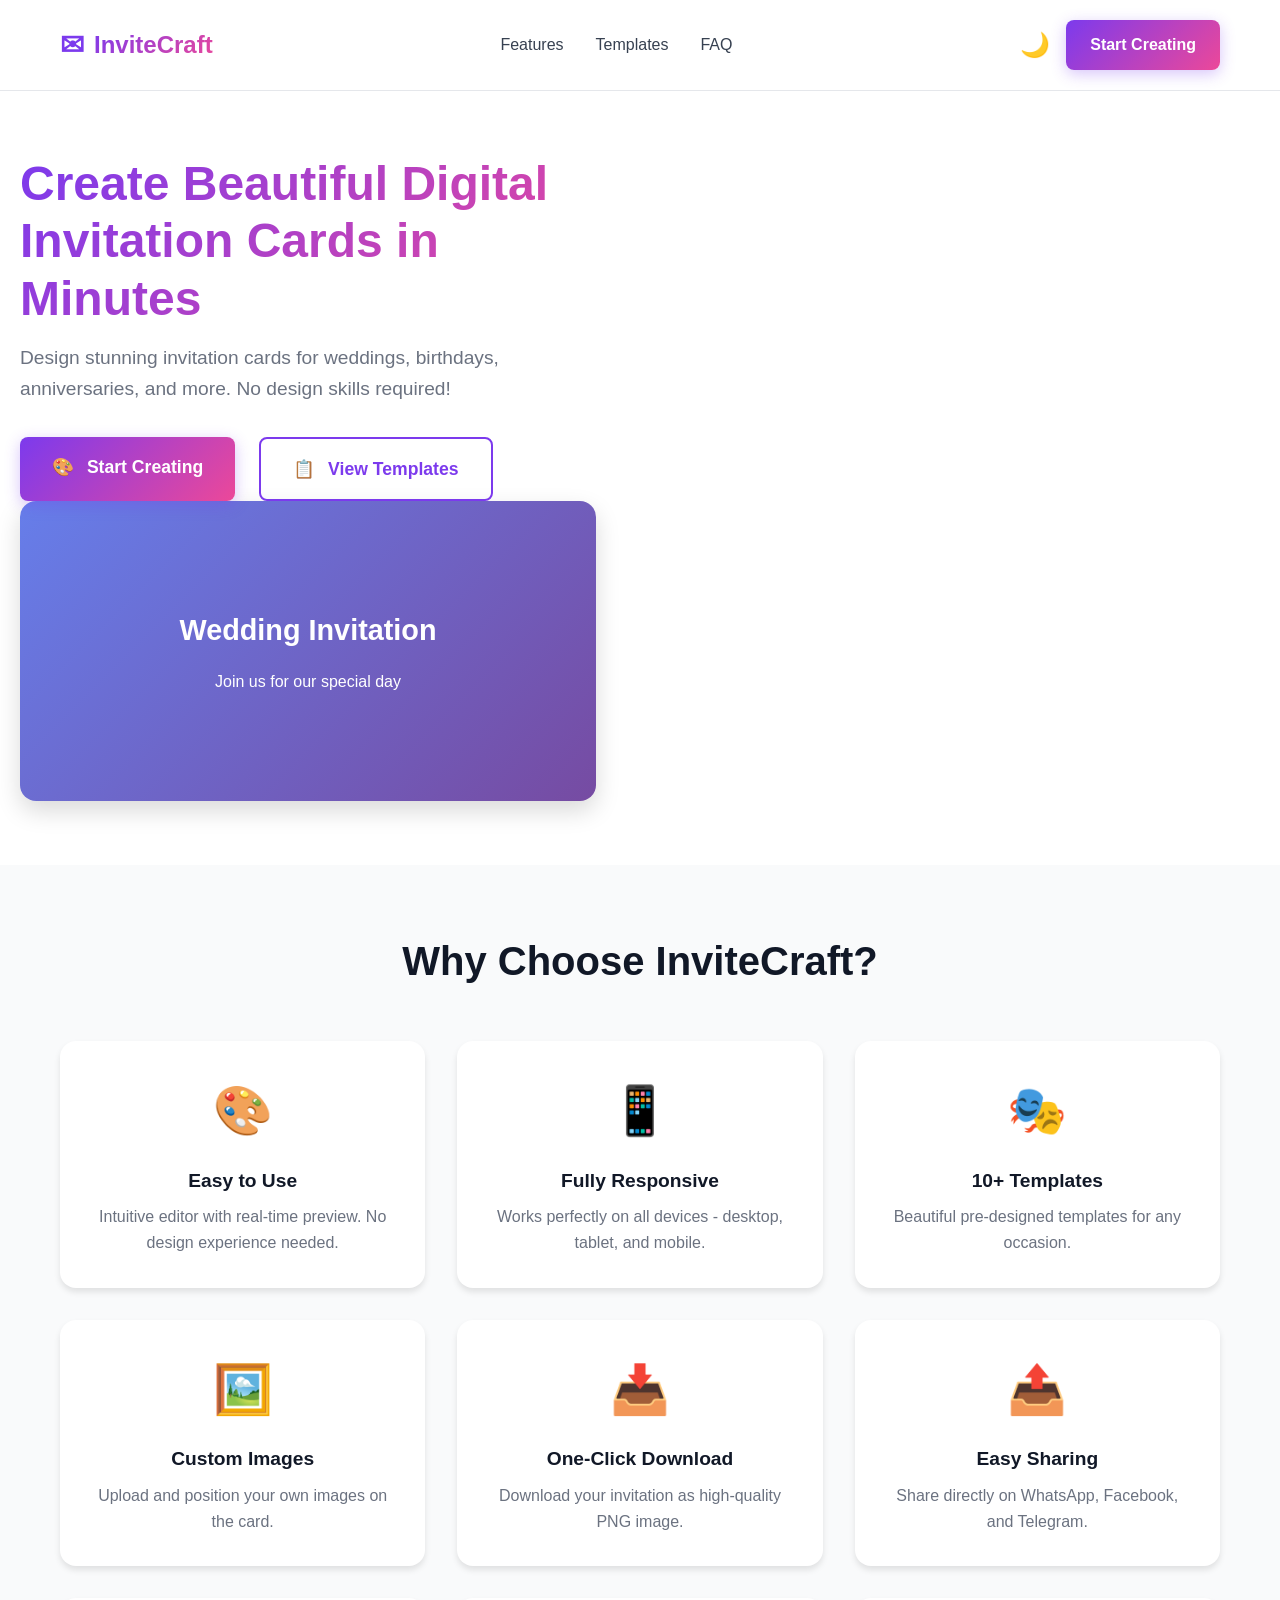
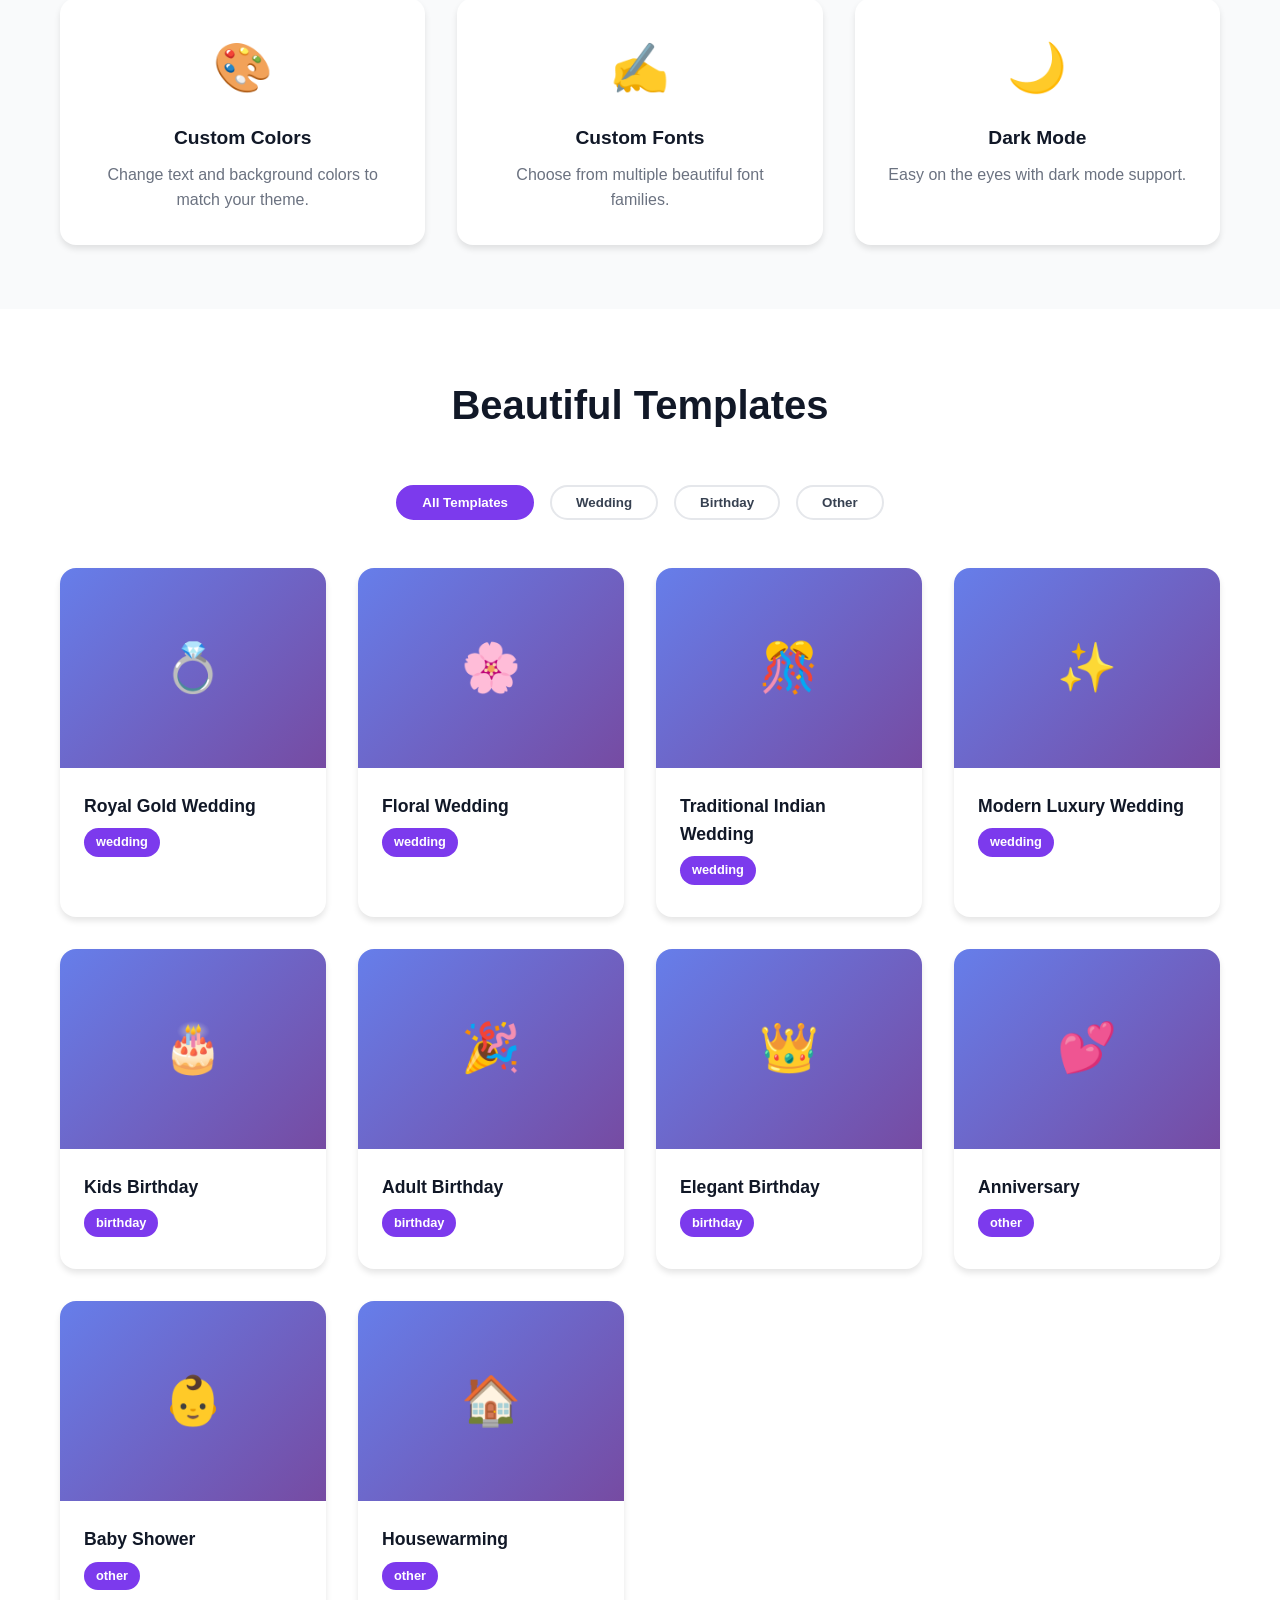
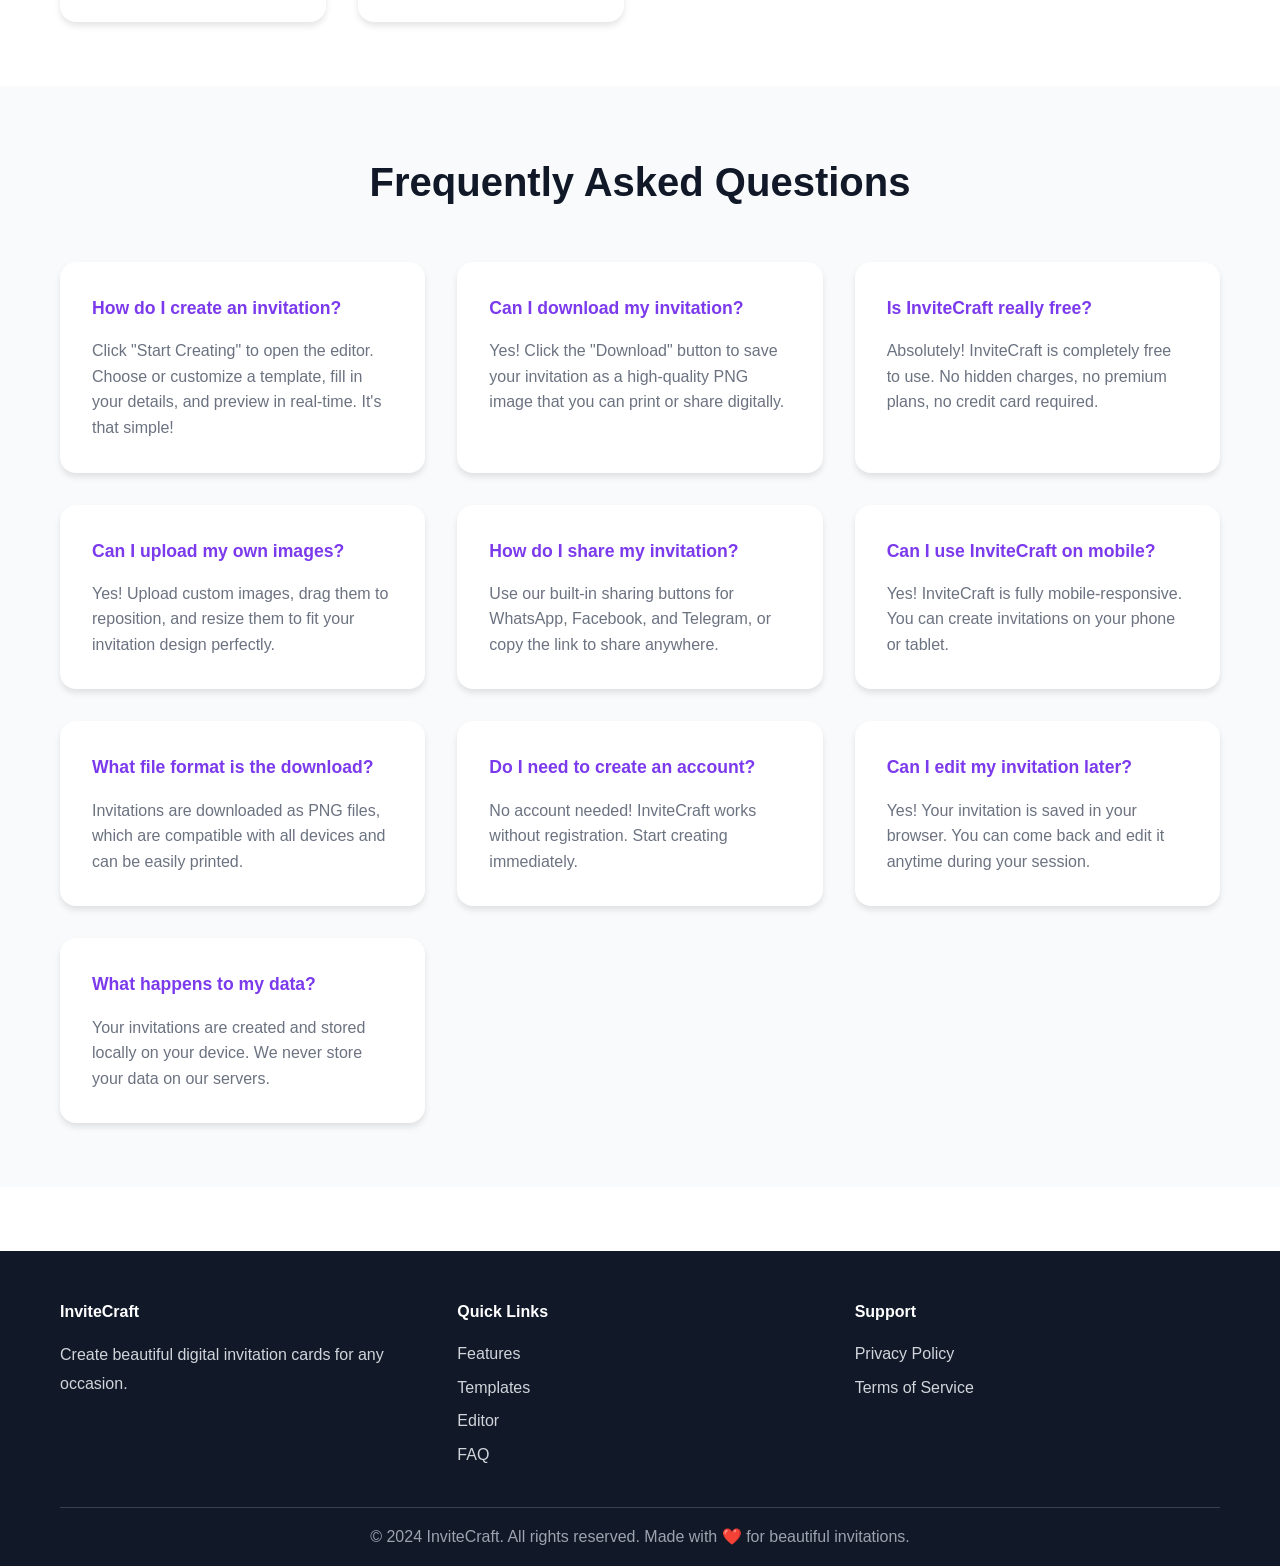
<file: index.html>
<!DOCTYPE html>
<html lang="en">
<head>
    <meta charset="UTF-8">
    <meta name="viewport" content="width=device-width, initial-scale=1.0">
    <meta name="description" content="Create beautiful digital invitation cards in minutes. Premium invitation maker for weddings, birthdays, anniversaries, and more. Easy-to-use, fully responsive, and completely free.">
    <meta name="keywords" content="invitation card maker, wedding invitation maker, birthday invitation creator, digital invitation card, online invitation maker, invitation designer">
    <meta name="author" content="InviteCraft">
    <meta name="theme-color" content="#7C3AED">
    
    <!-- Open Graph Tags -->
    <meta property="og:type" content="website">
    <meta property="og:title" content="InviteCraft - Create Beautiful Digital Invitation Cards">
    <meta property="og:description" content="Design stunning invitation cards for any occasion. Wedding, birthday, anniversary - make it memorable with InviteCraft.">
    
    <!-- Twitter Card Tags -->
    <meta name="twitter:card" content="summary_large_image">
    <meta name="twitter:title" content="InviteCraft - Digital Invitation Card Maker">
    <meta name="twitter:description" content="Create beautiful invitation cards for weddings, birthdays, and more. Easy, fast, and completely free.">
    
    <!-- Structured Data -->
    <script type="application/ld+json">
    {
      "@context": "https://schema.org",
      "@type": "WebApplication",
      "name": "InviteCraft",
      "description": "Create beautiful digital invitation cards in minutes",
      "applicationCategory": "DesignApplication",
      "offers": {
        "@type": "Offer",
        "price": "0",
        "priceCurrency": "USD"
      }
    }
    </script>
    
    <title>InviteCraft - Create Beautiful Digital Invitation Cards in Minutes</title>
    <link rel="icon" type="image/svg+xml" href="data:image/svg+xml,<svg xmlns='http://www.w3.org/2000/svg' viewBox='0 0 100 100'><text y='75' font-size='75' fill='%237C3AED'>✉</text></svg>">
    <link rel="stylesheet" href="style.css">
</head>
<body>
    <!-- Navigation -->
    <nav class="navbar">
        <div class="container">
            <div class="navbar-content">
                <div class="logo">
                    <span class="logo-icon">✉</span>
                    <span class="logo-text">InviteCraft</span>
                </div>
                <div class="nav-links">
                    <a href="#features">Features</a>
                    <a href="#templates">Templates</a>
                    <a href="#faq">FAQ</a>
                </div>
                <div class="nav-actions">
                    <button id="darkModeToggle" class="dark-mode-btn" title="Toggle Dark Mode">🌙</button>
                    <a href="editor.html" class="btn btn-primary">Start Creating</a>
                </div>
            </div>
        </div>
    </nav>

    <!-- Hero Section -->
    <section class="hero">
        <div class="container">
            <div class="hero-content">
                <h1 class="hero-title">Create Beautiful Digital Invitation Cards in Minutes</h1>
                <p class="hero-subtitle">Design stunning invitation cards for weddings, birthdays, anniversaries, and more. No design skills required!</p>
                <div class="hero-buttons">
                    <a href="editor.html" class="btn btn-primary btn-large">
                        <span class="btn-icon">🎨</span>
                        Start Creating
                    </a>
                    <a href="#templates" class="btn btn-outline btn-large">
                        <span class="btn-icon">📋</span>
                        View Templates
                    </a>
                </div>
            </div>
            <div class="hero-image">
                <div class="floating-card">
                    <div class="card-demo">
                        <div class="card-demo-content">
                            <h3>Wedding Invitation</h3>
                            <p>Join us for our special day</p>
                        </div>
                    </div>
                </div>
            </div>
        </div>
    </section>

    <!-- Features Section -->
    <section id="features" class="features">
        <div class="container">
            <h2 class="section-title">Why Choose InviteCraft?</h2>
            <div class="features-grid">
                <div class="feature-card">
                    <div class="feature-icon">🎨</div>
                    <h3>Easy to Use</h3>
                    <p>Intuitive editor with real-time preview. No design experience needed.</p>
                </div>
                <div class="feature-card">
                    <div class="feature-icon">📱</div>
                    <h3>Fully Responsive</h3>
                    <p>Works perfectly on all devices - desktop, tablet, and mobile.</p>
                </div>
                <div class="feature-card">
                    <div class="feature-icon">🎭</div>
                    <h3>10+ Templates</h3>
                    <p>Beautiful pre-designed templates for any occasion.</p>
                </div>
                <div class="feature-card">
                    <div class="feature-icon">🖼️</div>
                    <h3>Custom Images</h3>
                    <p>Upload and position your own images on the card.</p>
                </div>
                <div class="feature-card">
                    <div class="feature-icon">📥</div>
                    <h3>One-Click Download</h3>
                    <p>Download your invitation as high-quality PNG image.</p>
                </div>
                <div class="feature-card">
                    <div class="feature-icon">📤</div>
                    <h3>Easy Sharing</h3>
                    <p>Share directly on WhatsApp, Facebook, and Telegram.</p>
                </div>
                <div class="feature-card">
                    <div class="feature-icon">🎨</div>
                    <h3>Custom Colors</h3>
                    <p>Change text and background colors to match your theme.</p>
                </div>
                <div class="feature-card">
                    <div class="feature-icon">✍️</div>
                    <h3>Custom Fonts</h3>
                    <p>Choose from multiple beautiful font families.</p>
                </div>
                <div class="feature-card">
                    <div class="feature-icon">🌙</div>
                    <h3>Dark Mode</h3>
                    <p>Easy on the eyes with dark mode support.</p>
                </div>
            </div>
        </div>
    </section>

    <!-- Templates Section -->
    <section id="templates" class="templates">
        <div class="container">
            <h2 class="section-title">Beautiful Templates</h2>
            
            <div class="template-filters">
                <button class="filter-btn active" data-filter="all">All Templates</button>
                <button class="filter-btn" data-filter="wedding">Wedding</button>
                <button class="filter-btn" data-filter="birthday">Birthday</button>
                <button class="filter-btn" data-filter="other">Other</button>
            </div>

            <div class="templates-grid" id="templatesGrid">
                <!-- Templates will be populated by JavaScript -->
            </div>
        </div>
    </section>

    <!-- FAQ Section -->
    <section id="faq" class="faq">
        <div class="container">
            <h2 class="section-title">Frequently Asked Questions</h2>
            <div class="faq-grid">
                <div class="faq-item">
                    <h3>How do I create an invitation?</h3>
                    <p>Click "Start Creating" to open the editor. Choose or customize a template, fill in your details, and preview in real-time. It's that simple!</p>
                </div>
                <div class="faq-item">
                    <h3>Can I download my invitation?</h3>
                    <p>Yes! Click the "Download" button to save your invitation as a high-quality PNG image that you can print or share digitally.</p>
                </div>
                <div class="faq-item">
                    <h3>Is InviteCraft really free?</h3>
                    <p>Absolutely! InviteCraft is completely free to use. No hidden charges, no premium plans, no credit card required.</p>
                </div>
                <div class="faq-item">
                    <h3>Can I upload my own images?</h3>
                    <p>Yes! Upload custom images, drag them to reposition, and resize them to fit your invitation design perfectly.</p>
                </div>
                <div class="faq-item">
                    <h3>How do I share my invitation?</h3>
                    <p>Use our built-in sharing buttons for WhatsApp, Facebook, and Telegram, or copy the link to share anywhere.</p>
                </div>
                <div class="faq-item">
                    <h3>Can I use InviteCraft on mobile?</h3>
                    <p>Yes! InviteCraft is fully mobile-responsive. You can create invitations on your phone or tablet.</p>
                </div>
                <div class="faq-item">
                    <h3>What file format is the download?</h3>
                    <p>Invitations are downloaded as PNG files, which are compatible with all devices and can be easily printed.</p>
                </div>
                <div class="faq-item">
                    <h3>Do I need to create an account?</h3>
                    <p>No account needed! InviteCraft works without registration. Start creating immediately.</p>
                </div>
                <div class="faq-item">
                    <h3>Can I edit my invitation later?</h3>
                    <p>Yes! Your invitation is saved in your browser. You can come back and edit it anytime during your session.</p>
                </div>
                <div class="faq-item">
                    <h3>What happens to my data?</h3>
                    <p>Your invitations are created and stored locally on your device. We never store your data on our servers.</p>
                </div>
            </div>
        </div>
    </section>

    <!-- Footer -->
    <footer class="footer">
        <div class="container">
            <div class="footer-content">
                <div class="footer-section">
                    <h4>InviteCraft</h4>
                    <p>Create beautiful digital invitation cards for any occasion.</p>
                </div>
                <div class="footer-section">
                    <h4>Quick Links</h4>
                    <ul>
                        <li><a href="#features">Features</a></li>
                        <li><a href="#templates">Templates</a></li>
                        <li><a href="editor.html">Editor</a></li>
                        <li><a href="#faq">FAQ</a></li>
                    </ul>
                </div>
                <div class="footer-section">
                    <h4>Support</h4>
                    <ul>
                        <li><a href="#">Privacy Policy</a></li>
                        <li><a href="#">Terms of Service</a></li>
                    </ul>
                </div>
            </div>
            <div class="footer-bottom">
                <p>&copy; 2024 InviteCraft. All rights reserved. Made with ❤️ for beautiful invitations.</p>
            </div>
        </div>
    </footer>

    <script src="script.js"></script>
</body>
</html>
</file>
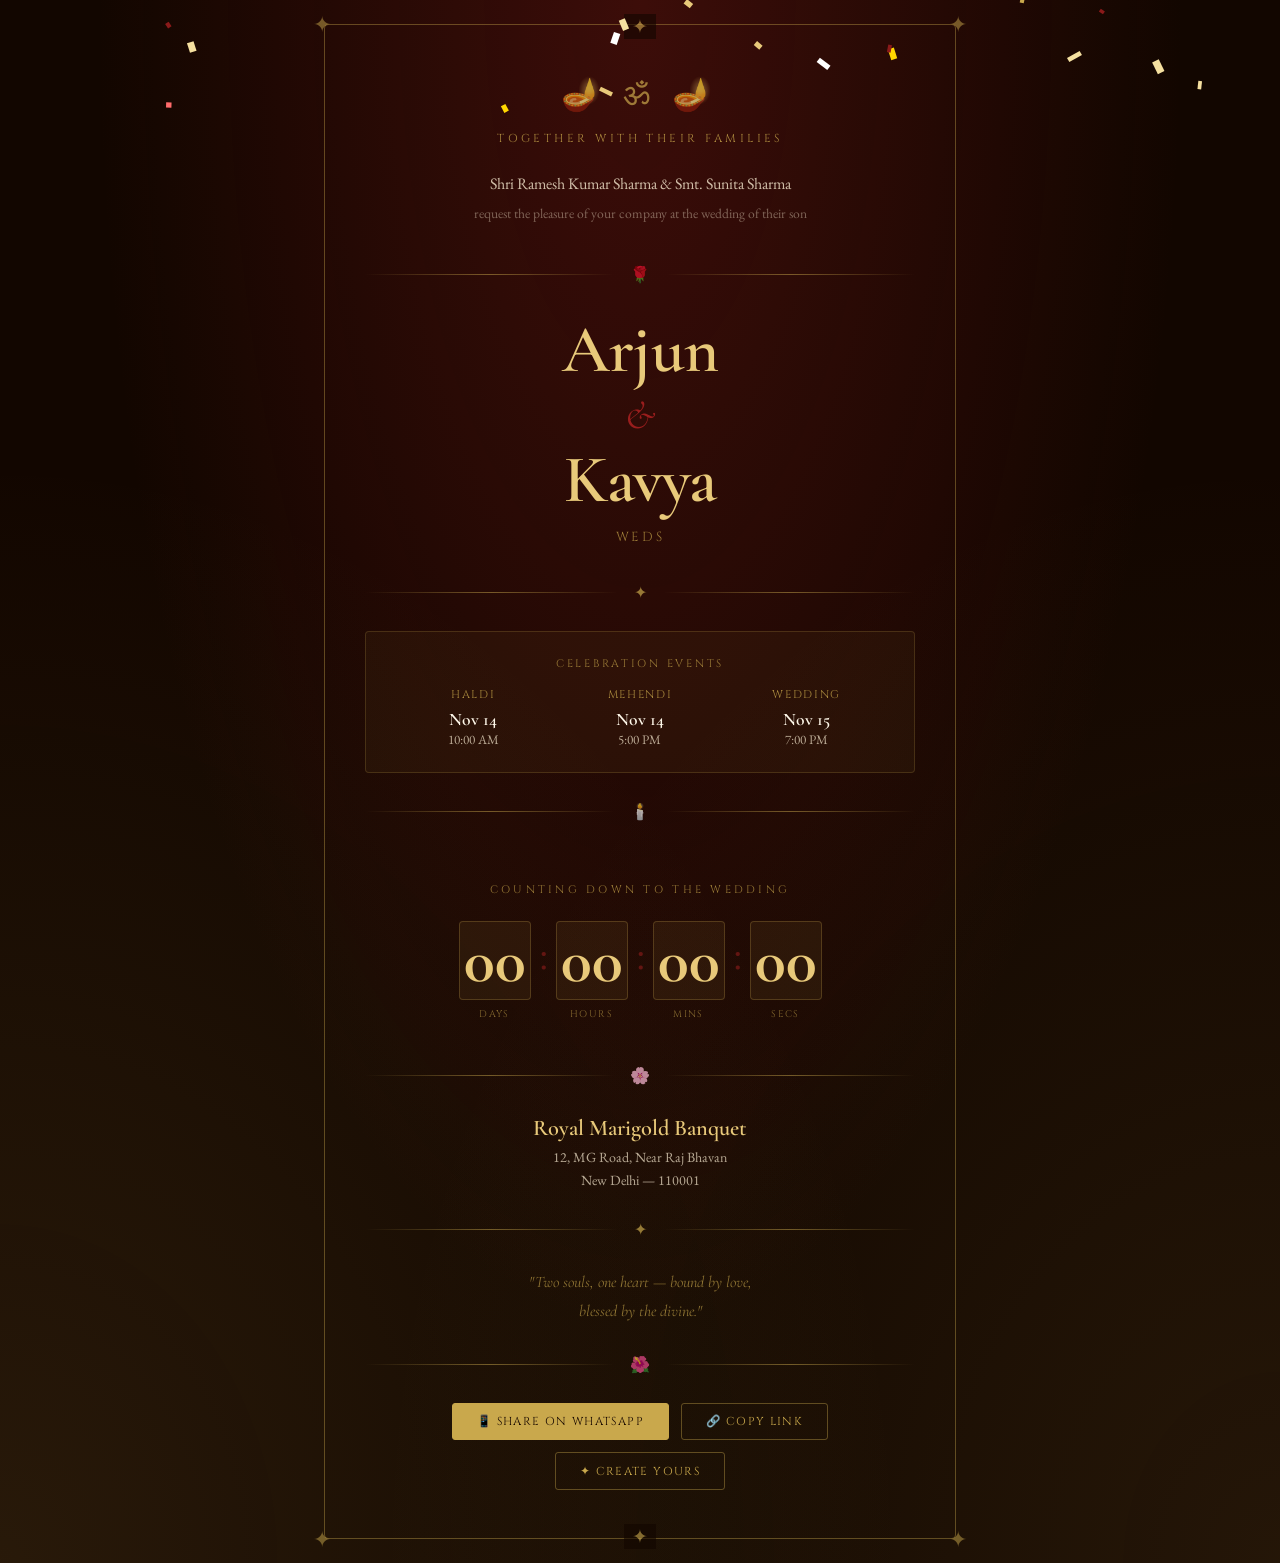
<file: wedding.html>
<!DOCTYPE html>
<html lang="en">
<head>
  <meta charset="UTF-8"/>
  <meta name="viewport" content="width=device-width, initial-scale=1.0"/>
  <title>Wedding Invitation — Arjun & Kavya</title>
  <link href="https://fonts.googleapis.com/css2?family=Cormorant+Garamond:ital,wght@0,400;0,600;0,700;1,400;1,600&family=EB+Garamond:ital,wght@0,400;0,500;1,400&family=Cinzel:wght@400;600;700&display=swap" rel="stylesheet"/>
  <style>
    *, *::before, *::after { box-sizing: border-box; margin: 0; padding: 0; }

    :root {
      --gold: #c9a84c;
      --gold2: #e8c97a;
      --gold3: #f5e0a0;
      --gold-dim: rgba(201,168,76,0.15);
      --red: #8b1a1a;
      --red2: #a52020;
      --cream: #fdf6e8;
      --cream2: #f7ead0;
      --dark: #1a0a00;
      --text: #2c1a00;
      --text2: #6b4226;
    }

    body {
      font-family: 'EB Garamond', serif;
      background: var(--dark);
      color: var(--cream);
      min-height: 100vh;
      overflow-x: hidden;
    }

    /* ===== BACKGROUND ===== */
    .bg-wrap {
      min-height: 100vh;
      background:
        radial-gradient(ellipse at 50% 0%, rgba(139,26,26,0.35) 0%, transparent 60%),
        radial-gradient(ellipse at 0% 100%, rgba(201,168,76,0.12) 0%, transparent 50%),
        radial-gradient(ellipse at 100% 100%, rgba(201,168,76,0.1) 0%, transparent 50%),
        #120600;
      position: relative;
    }

    /* Border frame */
    .frame {
      max-width: 680px;
      margin: 0 auto;
      padding: 1.5rem;
      min-height: 100vh;
      display: flex;
      flex-direction: column;
    }
    .frame-inner {
      border: 1px solid rgba(201,168,76,0.4);
      border-radius: 4px;
      padding: 3rem 2.5rem;
      position: relative;
      flex: 1;
      display: flex;
      flex-direction: column;
      align-items: center;
      gap: 0;
    }
    /* Corner ornaments */
    .frame-inner::before, .frame-inner::after {
      content: '✦';
      position: absolute;
      color: var(--gold);
      font-size: 1.2rem;
      opacity: 0.6;
    }
    .frame-inner::before { top: -0.7rem; left: 50%; transform: translateX(-50%); background: #120600; padding: 0 0.5rem; }
    .frame-inner::after { bottom: -0.7rem; left: 50%; transform: translateX(-50%); background: #120600; padding: 0 0.5rem; }
    .corner { position: absolute; color: var(--gold); font-size: 1.4rem; opacity: 0.5; line-height: 1; }
    .corner.tl { top: -0.75rem; left: -0.75rem; }
    .corner.tr { top: -0.75rem; right: -0.75rem; }
    .corner.bl { bottom: -0.75rem; left: -0.75rem; }
    .corner.br { bottom: -0.75rem; right: -0.75rem; }

    /* ===== TOP SECTION ===== */
    .top-ornament {
      font-size: 2rem;
      color: var(--gold);
      margin-bottom: 1rem;
      letter-spacing: 0.5rem;
      opacity: 0.7;
    }
    .invite-label {
      font-family: 'Cinzel', serif;
      font-size: 0.72rem;
      letter-spacing: 0.3em;
      color: var(--gold);
      text-transform: uppercase;
      margin-bottom: 1.5rem;
      opacity: 0.8;
    }
    .family-text {
      font-size: 1rem;
      color: var(--cream2);
      text-align: center;
      line-height: 1.8;
      opacity: 0.8;
      margin-bottom: 0.5rem;
    }
    .family-name {
      font-family: 'Cinzel', serif;
      font-size: 1rem;
      color: var(--gold2);
      letter-spacing: 0.08em;
    }

    /* ===== DIVIDER ===== */
    .divider {
      display: flex; align-items: center; gap: 1rem;
      width: 100%; margin: 1.75rem 0;
    }
    .divider-line { flex: 1; height: 1px; background: linear-gradient(to right, transparent, rgba(201,168,76,0.5), transparent); }
    .divider-icon { color: var(--gold); font-size: 1rem; opacity: 0.7; }

    /* ===== NAMES ===== */
    .names-wrap { text-align: center; margin-bottom: 0.5rem; }
    .groom-name, .bride-name {
      font-family: 'Cormorant Garamond', serif;
      font-size: clamp(2.8rem, 8vw, 4.2rem);
      font-weight: 600;
      color: var(--gold2);
      line-height: 1.1;
      letter-spacing: -0.01em;
    }
    .and-symbol {
      font-family: 'Cormorant Garamond', serif;
      font-size: 2.5rem;
      color: var(--red2);
      font-style: italic;
      display: block;
      margin: 0.25rem 0;
      opacity: 0.9;
    }
    .names-sub {
      font-size: 0.82rem;
      color: var(--gold);
      letter-spacing: 0.2em;
      text-transform: uppercase;
      margin-top: 0.75rem;
      font-family: 'Cinzel', serif;
      opacity: 0.7;
    }

    /* ===== EVENT DETAILS ===== */
    .event-section {
      width: 100%;
      background: rgba(201,168,76,0.05);
      border: 1px solid rgba(201,168,76,0.2);
      border-radius: 4px;
      padding: 1.5rem 2rem;
      text-align: center;
      margin-bottom: 0;
    }
    .event-title {
      font-family: 'Cinzel', serif;
      font-size: 0.68rem;
      letter-spacing: 0.25em;
      color: var(--gold);
      text-transform: uppercase;
      margin-bottom: 1rem;
      opacity: 0.7;
    }
    .events-grid { display: grid; grid-template-columns: 1fr 1fr 1fr; gap: 1rem; }
    .event-item { text-align: center; }
    .event-name {
      font-family: 'Cinzel', serif;
      font-size: 0.7rem;
      color: var(--gold);
      letter-spacing: 0.15em;
      text-transform: uppercase;
      margin-bottom: 0.4rem;
      opacity: 0.8;
    }
    .event-date {
      font-family: 'Cormorant Garamond', serif;
      font-size: 1.1rem;
      font-weight: 600;
      color: var(--cream);
    }
    .event-time { font-size: 0.82rem; color: var(--cream2); opacity: 0.7; margin-top: 0.1rem; }
    .event-venue { font-size: 0.8rem; color: var(--gold2); margin-top: 0.3rem; opacity: 0.8; }

    /* ===== COUNTDOWN ===== */
    .countdown-wrap {
      width: 100%;
      text-align: center;
      padding: 2rem 0 1rem;
    }
    .countdown-label {
      font-family: 'Cinzel', serif;
      font-size: 0.68rem;
      letter-spacing: 0.3em;
      color: var(--gold);
      text-transform: uppercase;
      margin-bottom: 1.5rem;
      opacity: 0.7;
    }
    .countdown-digits {
      display: flex;
      align-items: flex-start;
      justify-content: center;
      gap: 0.5rem;
      flex-wrap: wrap;
    }
    .cd-block { display: flex; flex-direction: column; align-items: center; gap: 0.5rem; }
    .cd-num {
      font-family: 'Cormorant Garamond', serif;
      font-size: clamp(2.5rem, 7vw, 4rem);
      font-weight: 700;
      color: var(--gold2);
      min-width: 72px;
      text-align: center;
      background: rgba(201,168,76,0.08);
      border: 1px solid rgba(201,168,76,0.25);
      border-radius: 4px;
      padding: 0.4rem 0.2rem;
      line-height: 1;
    }
    .cd-label {
      font-family: 'Cinzel', serif;
      font-size: 0.6rem;
      letter-spacing: 0.15em;
      text-transform: uppercase;
      color: var(--gold);
      opacity: 0.6;
    }
    .cd-sep {
      font-family: 'Cormorant Garamond', serif;
      font-size: 3rem;
      color: var(--red2);
      padding-top: 0.2rem;
      opacity: 0.5;
      padding-bottom: 1.2rem;
    }

    /* ===== VENUE ===== */
    .venue-section { text-align: center; width: 100%; }
    .venue-main {
      font-family: 'Cormorant Garamond', serif;
      font-size: 1.4rem;
      font-weight: 600;
      color: var(--gold2);
      margin-bottom: 0.3rem;
    }
    .venue-address { font-size: 0.88rem; color: var(--cream2); opacity: 0.7; line-height: 1.6; }

    /* ===== BLESSINGS ===== */
    .blessing {
      font-family: 'Cormorant Garamond', serif;
      font-size: 1rem;
      font-style: italic;
      color: var(--gold);
      text-align: center;
      opacity: 0.65;
      line-height: 1.8;
    }

    /* ===== SHARE BTN ===== */
    .share-wrap { display: flex; gap: 0.75rem; justify-content: center; flex-wrap: wrap; }
    .share-btn {
      padding: 0.65rem 1.5rem;
      border-radius: 3px;
      font-family: 'Cinzel', serif;
      font-size: 0.72rem;
      letter-spacing: 0.12em;
      text-transform: uppercase;
      cursor: pointer;
      text-decoration: none;
      transition: all 0.2s;
      border: 1px solid;
    }
    .share-btn.primary {
      background: var(--gold);
      color: var(--dark);
      border-color: var(--gold);
    }
    .share-btn.primary:hover { background: var(--gold2); }
    .share-btn.ghost {
      background: transparent;
      color: var(--gold);
      border-color: rgba(201,168,76,0.4);
    }
    .share-btn.ghost:hover { border-color: var(--gold); }

    /* ===== CONFETTI ===== */
    #confetti-canvas { position: fixed; inset: 0; pointer-events: none; z-index: 999; }

    @media (max-width: 480px) {
      .frame-inner { padding: 2rem 1.25rem; }
      .events-grid { grid-template-columns: 1fr; gap: 1.2rem; }
      .groom-name, .bride-name { font-size: 2.6rem; }
    }
  </style>
</head>
<body>
<canvas id="confetti-canvas"></canvas>

<div class="bg-wrap">
  <div class="frame">
    <div class="frame-inner">
      <span class="corner tl">✦</span>
      <span class="corner tr">✦</span>
      <span class="corner bl">✦</span>
      <span class="corner br">✦</span>

      <!-- Top -->
      <div class="top-ornament">🪔 ॐ 🪔</div>
      <div class="invite-label">Together with their families</div>
      <p class="family-text">
        Shri Ramesh Kumar Sharma & Smt. Sunita Sharma<br>
        <span style="opacity:0.5; font-size:0.85rem;">request the pleasure of your company at the wedding of their son</span>
      </p>

      <div class="divider"><div class="divider-line"></div><div class="divider-icon">🌹</div><div class="divider-line"></div></div>

      <!-- Names -->
      <div class="names-wrap">
        <div class="groom-name">Arjun</div>
        <span class="and-symbol">&</span>
        <div class="bride-name">Kavya</div>
        <div class="names-sub">Weds</div>
      </div>

      <div class="divider"><div class="divider-line"></div><div class="divider-icon">✦</div><div class="divider-line"></div></div>

      <!-- Events -->
      <div class="event-section">
        <div class="event-title">Celebration Events</div>
        <div class="events-grid">
          <div class="event-item">
            <div class="event-name">Haldi</div>
            <div class="event-date">Nov 14</div>
            <div class="event-time">10:00 AM</div>
          </div>
          <div class="event-item">
            <div class="event-name">Mehendi</div>
            <div class="event-date">Nov 14</div>
            <div class="event-time">5:00 PM</div>
          </div>
          <div class="event-item">
            <div class="event-name">Wedding</div>
            <div class="event-date">Nov 15</div>
            <div class="event-time">7:00 PM</div>
          </div>
        </div>
      </div>

      <div class="divider"><div class="divider-line"></div><div class="divider-icon">🕯️</div><div class="divider-line"></div></div>

      <!-- Countdown -->
      <div class="countdown-wrap">
        <div class="countdown-label">Counting down to the wedding</div>
        <div class="countdown-digits" id="cdDigits">
          <div class="cd-block"><div class="cd-num" id="cd">00</div><div class="cd-label">Days</div></div>
          <div class="cd-sep">:</div>
          <div class="cd-block"><div class="cd-num" id="ch">00</div><div class="cd-label">Hours</div></div>
          <div class="cd-sep">:</div>
          <div class="cd-block"><div class="cd-num" id="cm">00</div><div class="cd-label">Mins</div></div>
          <div class="cd-sep">:</div>
          <div class="cd-block"><div class="cd-num" id="cs">00</div><div class="cd-label">Secs</div></div>
        </div>
      </div>

      <div class="divider"><div class="divider-line"></div><div class="divider-icon">🌸</div><div class="divider-line"></div></div>

      <!-- Venue -->
      <div class="venue-section">
        <div class="venue-main">Royal Marigold Banquet</div>
        <div class="venue-address">12, MG Road, Near Raj Bhavan<br>New Delhi — 110001</div>
      </div>

      <div class="divider"><div class="divider-line"></div><div class="divider-icon">✦</div><div class="divider-line"></div></div>

      <!-- Blessing -->
      <p class="blessing">
        "Two souls, one heart — bound by love,<br>blessed by the divine."
      </p>

      <div class="divider"><div class="divider-line"></div><div class="divider-icon">🌺</div><div class="divider-line"></div></div>

      <!-- Share -->
      <div class="share-wrap">
        <button class="share-btn primary" onclick="shareWA()">📱 Share on WhatsApp</button>
        <button class="share-btn ghost" onclick="copyLink()">🔗 Copy Link</button>
        <a class="share-btn ghost" href="https://pankajbabbar35-ai.github.io/timerx/create.html" target="_blank">✦ Create Yours</a>
      </div>

    </div>
  </div>
</div>

<script>
  // Wedding date — Nov 15, 2026, 7:00 PM IST
  const weddingDate = new Date('2026-11-15T19:00:00+05:30');

  function tick() {
    const now = new Date();
    let diff = Math.floor((weddingDate - now) / 1000);
    if (diff < 0) diff = 0;
    const d = Math.floor(diff / 86400);
    const h = Math.floor((diff % 86400) / 3600);
    const m = Math.floor((diff % 3600) / 60);
    const s = diff % 60;
    document.getElementById('cd').textContent = String(d).padStart(2,'0');
    document.getElementById('ch').textContent = String(h).padStart(2,'0');
    document.getElementById('cm').textContent = String(m).padStart(2,'0');
    document.getElementById('cs').textContent = String(s).padStart(2,'0');
    if (diff === 0) launchConfetti();
  }
  tick();
  setInterval(tick, 1000);

  function shareWA() {
    const msg = '🪔 You are cordially invited to the wedding of Arjun & Kavya! 💍\n\nNov 15, 2026 | Royal Marigold Banquet, New Delhi\n\nView invitation & countdown: ' + window.location.href;
    window.open('https://wa.me/?text=' + encodeURIComponent(msg));
  }
  function copyLink() {
    navigator.clipboard.writeText(window.location.href).then(() => alert('Link copied!'));
  }

  // Confetti
  function launchConfetti() {
    const canvas = document.getElementById('confetti-canvas');
    const ctx = canvas.getContext('2d');
    canvas.width = window.innerWidth;
    canvas.height = window.innerHeight;
    const colors = ['#c9a84c','#e8c97a','#8b1a1a','#f5e0a0','#ffffff','#ffd700','#ff6b6b'];
    const pieces = Array.from({length: 200}, () => ({
      x: Math.random() * canvas.width,
      y: Math.random() * canvas.height - canvas.height,
      w: Math.random() * 10 + 5, h: Math.random() * 5 + 3,
      color: colors[Math.floor(Math.random() * colors.length)],
      rot: Math.random() * 360,
      vx: (Math.random() - 0.5) * 3,
      vy: Math.random() * 4 + 2,
      vr: (Math.random() - 0.5) * 8, alpha: 1
    }));
    let f = 0;
    function draw() {
      ctx.clearRect(0, 0, canvas.width, canvas.height);
      pieces.forEach(p => {
        ctx.save(); ctx.globalAlpha = p.alpha;
        ctx.translate(p.x + p.w/2, p.y + p.h/2);
        ctx.rotate(p.rot * Math.PI / 180);
        ctx.fillStyle = p.color;
        ctx.fillRect(-p.w/2, -p.h/2, p.w, p.h);
        ctx.restore();
        p.x += p.vx; p.y += p.vy; p.rot += p.vr;
        if (p.y > canvas.height * 0.6) p.alpha -= 0.015;
      });
      if (++f < 300) requestAnimationFrame(draw);
    }
    draw();
  }
</script>
</body>
</html>
</file>
<file: style.css>
* {
    margin: 0;
    padding: 0;
    box-sizing: border-box;
}

:root {
    --primary: #7C3AED;
    --primary-dark: #6D28D9;
    --secondary: #EC4899;
    --accent: #F59E0B;
    --success: #10B981;
    --danger: #EF4444;
    --light: #F9FAFB;
    --lighter: #FFFFFF;
    --dark: #1F2937;
    --darker: #111827;
    --text: #374151;
    --text-light: #6B7280;
    --border: #E5E7EB;
    --shadow: 0 4px 6px rgba(0, 0, 0, 0.1);
    --shadow-lg: 0 10px 25px rgba(0, 0, 0, 0.15);
}

body {
    font-family: 'Segoe UI', Tahoma, Geneva, Verdana, sans-serif;
    background: var(--lighter);
    color: var(--text);
    line-height: 1.6;
    transition: background 0.3s ease, color 0.3s ease;
}

body.dark-mode {
    background: var(--darker);
    color: #E5E7EB;
}

.container {
    max-width: 1200px;
    margin: 0 auto;
    padding: 0 20px;
}

/* Navbar */
.navbar {
    background: var(--lighter);
    border-bottom: 1px solid var(--border);
    position: sticky;
    top: 0;
    z-index: 1000;
    transition: all 0.3s ease;
}

body.dark-mode .navbar {
    background: var(--dark);
    border-bottom-color: #374151;
}

.navbar-content {
    display: flex;
    justify-content: space-between;
    align-items: center;
    padding: 1.25rem 0;
}

.logo {
    display: flex;
    align-items: center;
    gap: 10px;
    font-size: 1.5rem;
    font-weight: 700;
    color: var(--primary);
    text-decoration: none;
}

.logo-icon {
    font-size: 1.8rem;
}

.logo-text {
    background: linear-gradient(135deg, var(--primary), var(--secondary));
    -webkit-background-clip: text;
    -webkit-text-fill-color: transparent;
    background-clip: text;
}

.nav-links {
    display: flex;
    gap: 2rem;
}

.nav-links a {
    text-decoration: none;
    color: var(--text);
    font-weight: 500;
    transition: color 0.3s ease;
}

body.dark-mode .nav-links a {
    color: #E5E7EB;
}

.nav-links a:hover {
    color: var(--primary);
}

.nav-actions {
    display: flex;
    align-items: center;
    gap: 1rem;
}

.dark-mode-btn {
    background: none;
    border: none;
    font-size: 1.5rem;
    cursor: pointer;
    transition: transform 0.3s ease;
}

.dark-mode-btn:hover {
    transform: rotate(20deg);
}

/* Buttons */
.btn {
    display: inline-block;
    padding: 0.75rem 1.5rem;
    border-radius: 0.5rem;
    text-decoration: none;
    font-weight: 600;
    transition: all 0.3s ease;
    border: none;
    cursor: pointer;
    text-align: center;
}

.btn-primary {
    background: linear-gradient(135deg, var(--primary), var(--secondary));
    color: white;
    box-shadow: 0 4px 15px rgba(124, 58, 237, 0.3);
}

.btn-primary:hover {
    transform: translateY(-2px);
    box-shadow: 0 6px 20px rgba(124, 58, 237, 0.4);
}

.btn-outline {
    background: transparent;
    color: var(--primary);
    border: 2px solid var(--primary);
}

body.dark-mode .btn-outline {
    color: #A78BFA;
}

.btn-outline:hover {
    background: var(--primary);
    color: white;
}

.btn-large {
    padding: 1rem 2rem;
    font-size: 1.1rem;
}

.btn-icon {
    margin-right: 0.5rem;
}

/* Hero Section */
.hero {
    padding: 4rem 0;
    display: grid;
    grid-template-columns: 1fr 1fr;
    gap: 3rem;
    align-items: center;
}

.hero-content h1 {
    font-size: 3rem;
    line-height: 1.2;
    margin-bottom: 1rem;
    color: var(--darker);
}

body.dark-mode .hero-content h1 {
    color: var(--lighter);
}

.hero-title {
    background: linear-gradient(135deg, var(--primary), var(--secondary));
    -webkit-background-clip: text;
    -webkit-text-fill-color: transparent;
    background-clip: text;
}

.hero-subtitle {
    font-size: 1.2rem;
    color: var(--text-light);
    margin-bottom: 2rem;
}

body.dark-mode .hero-subtitle {
    color: #D1D5DB;
}

.hero-buttons {
    display: flex;
    gap: 1.5rem;
    flex-wrap: wrap;
}

.floating-card {
    animation: float 6s ease-in-out infinite;
}

@keyframes float {
    0%, 100% { transform: translateY(0px); }
    50% { transform: translateY(-20px); }
}

.card-demo {
    background: linear-gradient(135deg, #667EEA 0%, #764BA2 100%);
    border-radius: 1rem;
    padding: 2rem;
    color: white;
    box-shadow: var(--shadow-lg);
    min-height: 300px;
    display: flex;
    align-items: center;
    justify-content: center;
}

.card-demo-content {
    text-align: center;
}

.card-demo-content h3 {
    font-size: 1.8rem;
    margin-bottom: 1rem;
}

/* Features Section */
.features {
    padding: 4rem 0;
    background: var(--light);
}

body.dark-mode .features {
    background: var(--dark);
}

.section-title {
    text-align: center;
    font-size: 2.5rem;
    margin-bottom: 3rem;
    color: var(--darker);
}

body.dark-mode .section-title {
    color: var(--lighter);
}

.features-grid {
    display: grid;
    grid-template-columns: repeat(auto-fit, minmax(300px, 1fr));
    gap: 2rem;
}

.feature-card {
    background: var(--lighter);
    padding: 2rem;
    border-radius: 1rem;
    text-align: center;
    box-shadow: var(--shadow);
    transition: all 0.3s ease;
}

body.dark-mode .feature-card {
    background: #1F2937;
}

.feature-card:hover {
    transform: translateY(-10px);
    box-shadow: var(--shadow-lg);
}

.feature-icon {
    font-size: 3rem;
    margin-bottom: 1rem;
}

.feature-card h3 {
    font-size: 1.2rem;
    margin-bottom: 0.5rem;
    color: var(--darker);
}

body.dark-mode .feature-card h3 {
    color: var(--lighter);
}

.feature-card p {
    color: var(--text-light);
}

body.dark-mode .feature-card p {
    color: #D1D5DB;
}

/* Templates Section */
.templates {
    padding: 4rem 0;
}

.template-filters {
    display: flex;
    justify-content: center;
    gap: 1rem;
    margin-bottom: 3rem;
    flex-wrap: wrap;
}

.filter-btn {
    padding: 0.5rem 1.5rem;
    border: 2px solid var(--border);
    background: transparent;
    border-radius: 2rem;
    cursor: pointer;
    transition: all 0.3s ease;
    color: var(--text);
    font-weight: 600;
}

body.dark-mode .filter-btn {
    border-color: #374151;
    color: #E5E7EB;
}

.filter-btn.active {
    background: var(--primary);
    border-color: var(--primary);
    color: white;
}

.templates-grid {
    display: grid;
    grid-template-columns: repeat(auto-fill, minmax(250px, 1fr));
    gap: 2rem;
}

.template-card {
    background: var(--lighter);
    border-radius: 1rem;
    overflow: hidden;
    box-shadow: var(--shadow);
    transition: all 0.3s ease;
    cursor: pointer;
}

body.dark-mode .template-card {
    background: #1F2937;
}

.template-card:hover {
    transform: translateY(-10px);
    box-shadow: var(--shadow-lg);
}

.template-preview {
    width: 100%;
    height: 200px;
    background: linear-gradient(135deg, #667EEA 0%, #764BA2 100%);
    display: flex;
    align-items: center;
    justify-content: center;
    color: white;
    font-size: 3rem;
}

.template-info {
    padding: 1.5rem;
}

.template-info h3 {
    font-size: 1.1rem;
    margin-bottom: 0.5rem;
    color: var(--darker);
}

body.dark-mode .template-info h3 {
    color: var(--lighter);
}

.template-category {
    display: inline-block;
    background: var(--primary);
    color: white;
    padding: 0.25rem 0.75rem;
    border-radius: 2rem;
    font-size: 0.8rem;
    font-weight: 600;
    margin-bottom: 0.5rem;
}

/* FAQ Section */
.faq {
    padding: 4rem 0;
    background: var(--light);
}

body.dark-mode .faq {
    background: var(--dark);
}

.faq-grid {
    display: grid;
    grid-template-columns: repeat(auto-fit, minmax(350px, 1fr));
    gap: 2rem;
}

.faq-item {
    background: var(--lighter);
    padding: 2rem;
    border-radius: 1rem;
    box-shadow: var(--shadow);
}

body.dark-mode .faq-item {
    background: #1F2937;
}

.faq-item h3 {
    color: var(--primary);
    margin-bottom: 1rem;
    font-size: 1.1rem;
}

.faq-item p {
    color: var(--text-light);
}

body.dark-mode .faq-item p {
    color: #D1D5DB;
}

/* Footer */
.footer {
    background: var(--darker);
    color: #E5E7EB;
    padding: 3rem 0 1rem;
    margin-top: 4rem;
}

.footer-content {
    display: grid;
    grid-template-columns: repeat(auto-fit, minmax(250px, 1fr));
    gap: 2rem;
    margin-bottom: 2rem;
}

.footer-section h4 {
    margin-bottom: 1rem;
    color: white;
}

.footer-section p {
    color: #D1D5DB;
    line-height: 1.8;
}

.footer-section ul {
    list-style: none;
}

.footer-section ul li {
    margin-bottom: 0.5rem;
}

.footer-section a {
    color: #D1D5DB;
    text-decoration: none;
    transition: color 0.3s ease;
}

.footer-section a:hover {
    color: var(--primary);
}

.footer-bottom {
    border-top: 1px solid #374151;
    padding-top: 1rem;
    text-align: center;
    color: #9CA3AF;
}

/* Responsive */
@media (max-width: 768px) {
    .hero {
        grid-template-columns: 1fr;
        padding: 2rem 0;
    }

    .hero-content h1 {
        font-size: 2rem;
    }

    .nav-links {
        display: none;
    }

    .hero-buttons {
        flex-direction: column;
    }

    .btn-large {
        width: 100%;
    }

    .section-title {
        font-size: 2rem;
    }

    .faq-grid {
        grid-template-columns: 1fr;
    }

    .template-filters {
        gap: 0.5rem;
    }

    .filter-btn {
        padding: 0.4rem 1rem;
        font-size: 0.9rem;
    }
}

@media (max-width: 480px) {
    .hero-content h1 {
        font-size: 1.5rem;
    }

    .hero-subtitle {
        font-size: 1rem;
    }

    .section-title {
        font-size: 1.5rem;
        margin-bottom: 2rem;
    }

    .features-grid {
        grid-template-columns: 1fr;
    }

    .templates-grid {
        grid-template-columns: 1fr;
    }
}
</file>
